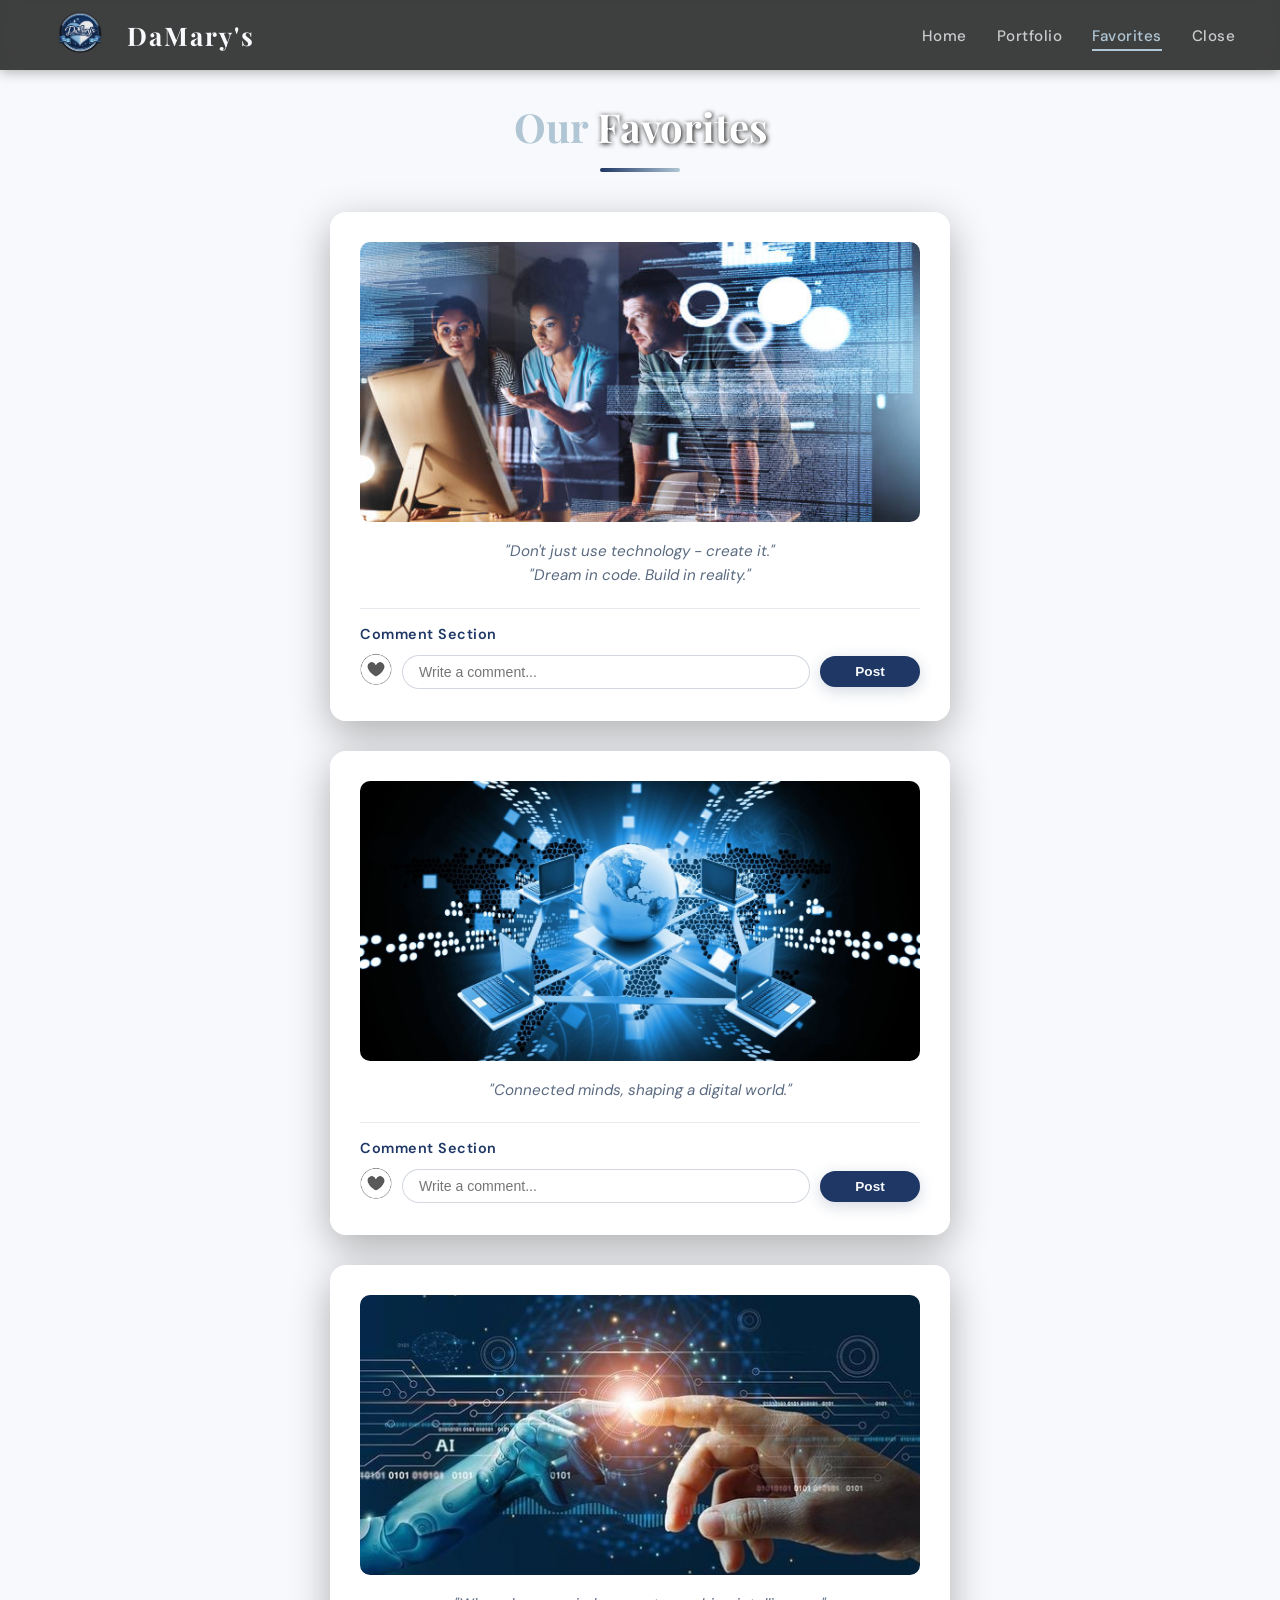
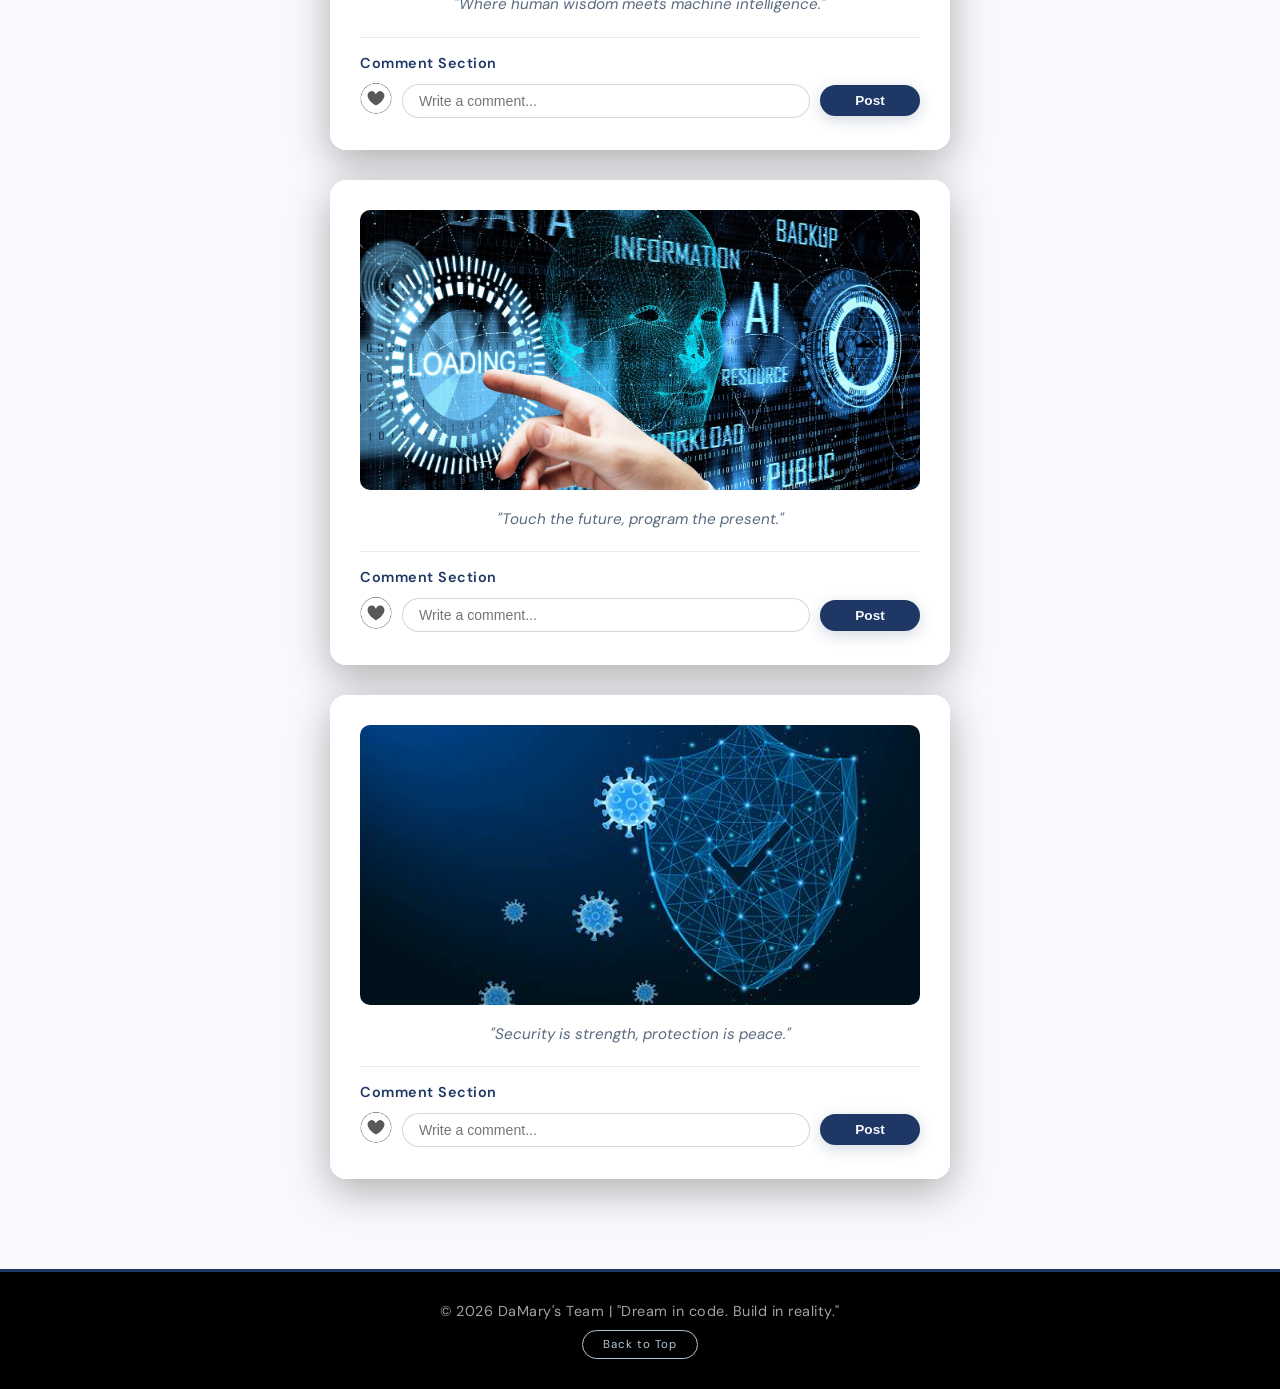
<file: MIDTERM-PROJECT-INTEGRATIVE-PROGRAMMING/Favorites.html>
<!DOCTYPE html>
<html lang="en">
<head>
  <meta charset="UTF-8">
  <meta name="viewport" content="width=device-width, initial-scale=1.0">
  <link href="https://fonts.googleapis.com/css2?family=Playfair+Display:wght@700;800&family=DM+Sans:wght@300;400;500;600&display=swap" rel="stylesheet">
  <link rel="icon" href="Images/logo.png" type="png">
  <link rel="stylesheet" href="style.css">
  <title>Favorites</title>
</head>
<body>

  <!-- NAVBAR -->
  <header>
    <nav class="navbar">
      <div class="logo">
        <img src="Images/logo.png" alt="DaMary's Logo" class="logo-img">
        <span>DaMary's</span>
      </div>
      <ul class="nav-links">
        <li><a href="index.html">Home</a></li>
        <li><a href="Portfolio.html">Portfolio</a></li>
        <li><a href="#Favorites" class="active">Favorites</a></li>
        <li><a href="#">Close</a></li>
      </ul>
    </nav>
  </header>

  <!-- VIDEO BACKGROUND -->
  <video autoplay muted loop playsinline class="hero-video">
    <source src="Images/videobg.mp4" type="video/mp4">
  </video>

  <!-- CARDS CONTAINER -->
  <div class="fav-wrapper">
    <div class="fav-header">
      <h2>Our <span class="highlight">Favorites</span></h2>
      <div class="underline"></div>
    </div>

    <div class="container">
      <!-- CARD 1 -->
      <div class="card">
        <div class="artwork">
          <img src="Images/image1.jpg" class="art-img">
          <p class="quote">"Don't just use technology - create it." <br>"Dream in code. Build in reality."</p>
        </div>
        <div class="comments-section">
          <p>Comment Section</p>
          <ul class="comments-list"></ul>
          <div class="comment-input-row">
            <div class="heart1" onclick="toggleLike(this)">
              <img src="Images/heart.png" class="tosmall">
            </div>
            <input type="text" class="comment-input" placeholder="Write a comment...">
            <button onclick="addComment(this)">Post</button>
          </div>
        </div>
      </div>

      <!-- CARD 2 -->
      <div class="card">
        <div class="artwork">
          <img src="Images/image2.jpg" class="art-img">
          <p class="quote">"Connected minds, shaping a digital world."</p>
        </div>
        <div class="comments-section">
          <p>Comment Section</p>
          <ul class="comments-list"></ul>
          <div class="comment-input-row">
            <div class="heart1" onclick="toggleLike(this)">
              <img src="Images/heart.png" class="tosmall">
            </div>
            <input type="text" class="comment-input" placeholder="Write a comment...">
            <button onclick="addComment(this)">Post</button>
          </div>
        </div>
      </div>

      <!-- CARD 3 -->
      <div class="card">
        <div class="artwork">
          <img src="Images/image3.jpg" class="art-img">
          <p class="quote">"Where human wisdom meets machine intelligence."</p>
        </div>
        <div class="comments-section">
          <p>Comment Section</p>
          <ul class="comments-list"></ul>
          <div class="comment-input-row">
            <div class="heart1" onclick="toggleLike(this)">
              <img src="Images/heart.png" class="tosmall">
            </div>
            <input type="text" class="comment-input" placeholder="Write a comment...">
            <button onclick="addComment(this)">Post</button>
          </div>
        </div>
      </div>

      <!-- CARD 4 -->
      <div class="card">
        <div class="artwork">
          <img src="Images/image4.jpg" class="art-img">
          <p class="quote">"Touch the future, program the present."</p>
        </div>
        <div class="comments-section">
          <p>Comment Section</p>
          <ul class="comments-list"></ul>
          <div class="comment-input-row">
            <div class="heart1" onclick="toggleLike(this)">
              <img src="Images/heart.png" class="tosmall">
            </div>
            <input type="text" class="comment-input" placeholder="Write a comment...">
            <button onclick="addComment(this)">Post</button>
          </div>
        </div>
      </div>

      <!-- CARD 5 -->
      <div class="card">
        <div class="artwork">
          <img src="Images/image5.jpg" class="art-img">
          <p class="quote">"Security is strength, protection is peace."</p>
        </div>
        <div class="comments-section">
          <p>Comment Section</p>
          <ul class="comments-list"></ul>
          <div class="comment-input-row">
            <div class="heart1" onclick="toggleLike(this)">
              <img src="Images/heart.png" class="tosmall">
            </div>
            <input type="text" class="comment-input" placeholder="Write a comment...">
            <button onclick="addComment(this)">Post</button>
          </div>
        </div>
      </div>
    </div>
  </div>

  <!-- FOOTER -->
  <footer>
    <p>© 2026 DaMary's Team | "Dream in code. Build in reality."</p>
    <a href="#">Back to Top</a>
  </footer>

  <script src="script.js"></script>
</body>
</html>
</file>
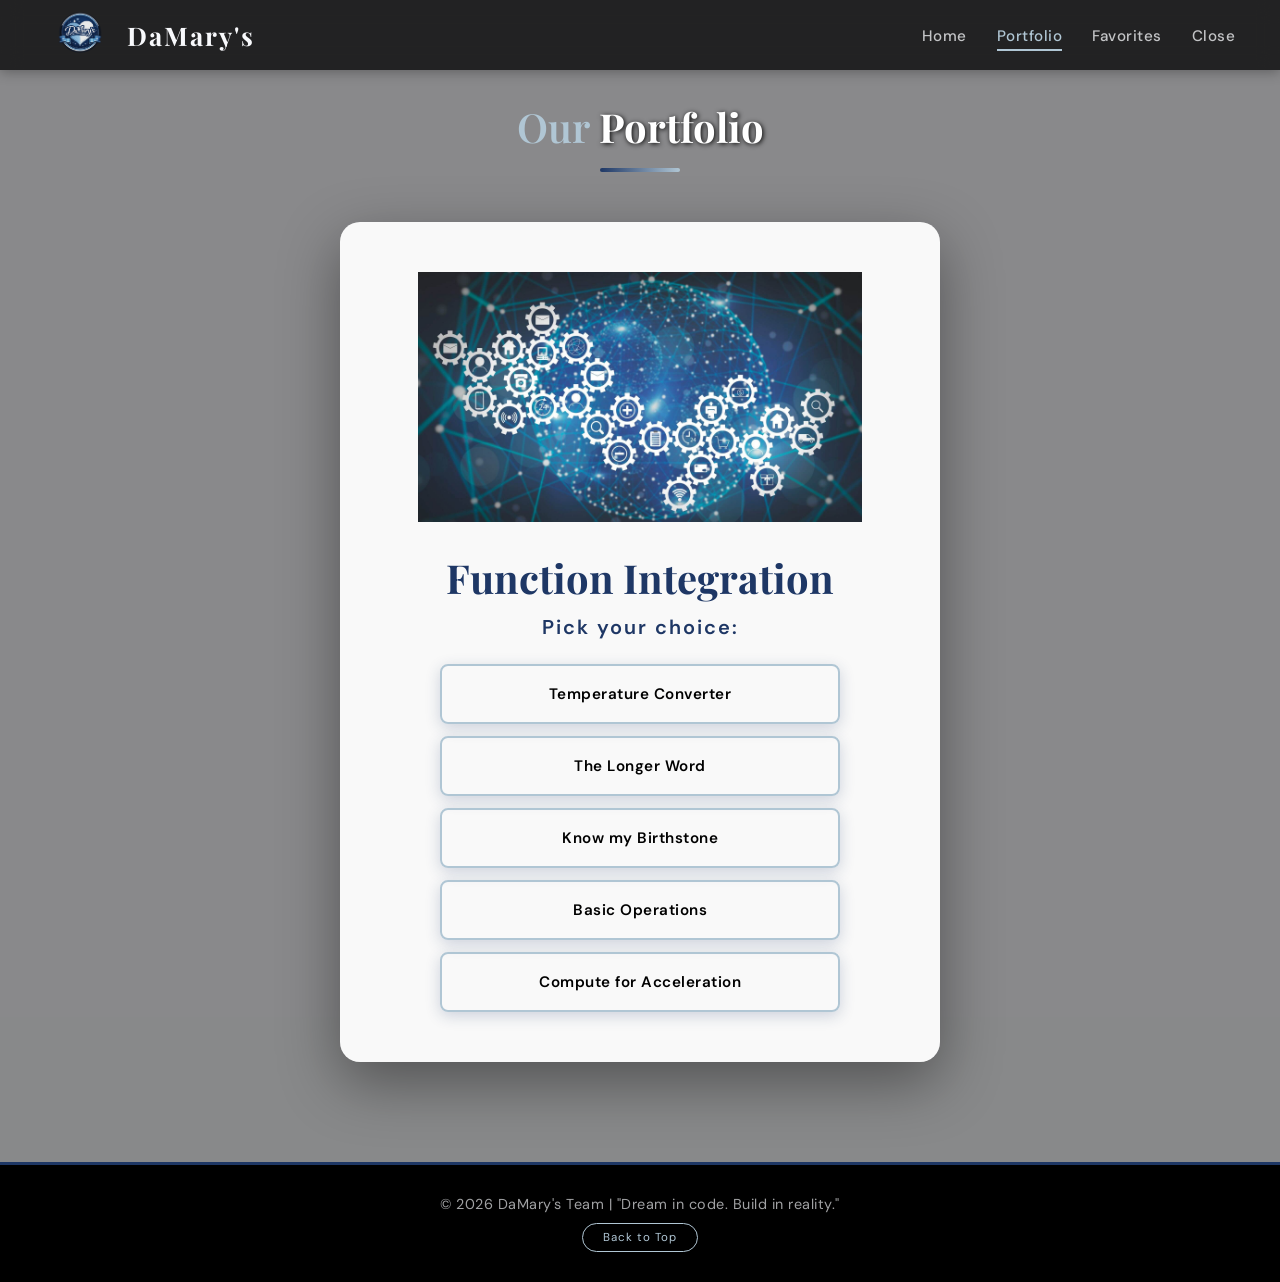
<file: MIDTERM-PROJECT-INTEGRATIVE-PROGRAMMING/Portfolio.html>
<!DOCTYPE html>
<html lang="en">
<head>
    <meta charset="UTF-8">
    <meta name="viewport" content="width=device-width, initial-scale=1.0">
    <link href="https://fonts.googleapis.com/css2?family=Playfair+Display:wght@700;800&family=DM+Sans:wght@300;400;500;600&display=swap" rel="stylesheet">
    <link rel="icon" href="Images/logo.png" type="png">
    <link rel="stylesheet" href="style.css" />
    <title>DaMary's Team</title>
</head>
<body>
    <!-- NAVBAR -->
  <header>
    <nav class="navbar">
      <div class="logo">
        <img src="Images/logo.png" alt="DaMary's Logo" class="logo-img">
        <span>DaMary's</span>
      </div>
      <ul class="nav-links">
        <li><a href="index.html">Home</a></li>
        <li><a href="#Portfolio" class="active">Portfolio</a></li>
        <li><a href="Favorites.html">Favorites</a></li>
        <li><a href="#" onclick="self.close()">Close</a></li>
      </ul>
    </nav>
  </header>

  <section class="portfolio-hero" id="home">
  
  <!-- Video Background -->
  <video autoplay muted loop playsinline class="hero-video">
    <source src="Images/videobg.mp4" type="video/mp4">
  </video>
  
  <div class="video-overlay"></div>
  
  <!-- Game Modal ON TOP of video -->
  <div id="game-option" class="option">
    <div class="section-header">
    <h2>Our <span class="highlight">Portfolio</span></h2>
      <div class="underline"></div>
    </div>
    <div class="game-container">
      <img src="Images/function.jpg" alt="function pic">
      <h1>Function Integration</h1>
      <div class="game-title">
        <h2>Pick your choice:</h2>
      </div>
      <div class="menu">
        <div class="menu-grid">
          <div class="menu-content">
            <button onclick="tempConverter()">Temperature Converter</button>
          </div>
          <div class="menu-content">
            <button onclick="longerWord()">The Longer Word</button>
          </div>
          <div class="menu-content">
            <button onclick="showBirthStone()">Know my Birthstone</button>
          </div>
          <div class="menu-content">
            <button onclick="arithmetic()">Basic Operations</button>
          </div>
          <div class="menu-content">
            <button onclick="computeAcceleration()">Compute for Acceleration</button>
          </div>
        </div>
      </div>
    </div>
  </div>

</section>

<footer>
  <p>© 2026 DaMary's Team | "Dream in code. Build in reality."</p>
  <a href="#">Back to Top</a>
</footer>
    <script src="script.js"></script>
</body>
</html>
</file>
<file: MIDTERM-PROJECT-INTEGRATIVE-PROGRAMMING/style.css>
/*Base*/
* {
  margin: 0;
  padding: 0;
  box-sizing: border-box;
  scroll-behavior: smooth;
}

:root {
  --black:       #000000;
  --regal-blue:  #1E3765;
  --white-lilac: #F8F9FC;
  --pastel-blue: #B0C6D4;
  --white:       #ffffff;
}

body {
  font-family: 'DM Sans', sans-serif; 
  background: var(--white-lilac);
  color: var(--regal-blue);
}

h1, h2, h3 {
  font-family: 'Playfair Display', serif; 
}

/*NAVBAR*/
.navbar {
  display: flex;
  justify-content: space-between;
  align-items: center;
  padding: 5px 45px;
  background: rgba(0, 0, 0, 0.75);
  backdrop-filter: blur(10px);
  -webkit-backdrop-filter: blur(10px);
  color: var(--white-lilac);
  position: fixed;
  top: 0;
  left: 0;
  right: 0;
  z-index: 100;
  box-shadow: 0 2px 12px rgba(0, 0, 0, 0.3);
}

.logo {
  display: flex;
  align-items: center;
  gap: 12px;
}

.logo-img {
  width: 70px;
  height: 60px;
  object-fit: contain;
  border-radius: 50%; 
}

.logo span {
  font-family: 'Playfair Display', serif;
  font-size: 1.6em;
  font-weight: 700;
  color: var(--white-lilac);
  letter-spacing: 2px;
}

.nav-links {
  list-style: none;
  display: flex;
  gap: 30px;
}

.nav-links a {
  text-decoration: none;
  color: rgba(248, 249, 252, 0.75);
  transition: color 0.3s ease;
  font-weight: 500;
  font-size: 0.95em;
  letter-spacing: 0.5px;
}

.nav-links a:hover {
  color: var(--white-lilac);
}

.nav-links a.active {
  color: var(--pastel-blue);
  border-bottom: 2px solid var(--pastel-blue);
  padding-bottom: 3px;
}

/* HERO */
.hero {
  position: relative;
  display: flex;
  align-items: center;
  flex-direction: column;
  justify-content: center;
  min-height: 100vh;
  height: auto;
  padding: 100px 60px 40px;  
  gap: 40px;
  background: url("images/bg.jpg") no-repeat center center/cover;
  color: var(--white-lilac);
}

.hero-content {
  display: flex;
  align-items: center;
  justify-content: space-between;
  gap: 60px;
  max-width: 1200px;
  width: 100%;
  flex: 1;
}

/* HERO LEFT */
.hero-left {
  flex: 1;
  max-width: 520px;
  animation: slideUp 0.8s ease-out;
  color: var(--white-lilac);
}

.pre-title {
  display: block;
  font-size: 0.85em;
  color: var(--pastel-blue);
  letter-spacing: 2px;
  text-transform: uppercase;
  margin-bottom: 12px;
  
}

.hero-left h1 {
  font-size: 3.6em;
  font-weight: 800;
  line-height: 1.2;
  margin-bottom: 20px;
  color: var(--white-lilac);
  letter-spacing: 1px;
}
.hero-left h1 .highlight {
  color: var(--white);
  text-shadow: 3px 3px 15px rgba(176, 198, 212, 0.5);
}

.hero-left p {
  font-size: 1.1em;
  color: rgba(248, 249, 252, 0.75);
  line-height: 1.8;
  margin-bottom: 36px;
}

.highlight{
  color: var(--white);
  font-weight: 700;
  font-size: 1em;
  text-shadow: 1px 1px 5px rgba(0, 0, 0, 1);
}

.team-names {
  font-size: 0.5em;
  color: var(--pastel-blue);
  margin-bottom: 24px;
  font-weight: 500;
}

.tagline {
  font-style: italic;
  font-size: 1em;
  color: var(--pastel-blue);
  margin-top: 5px;
  margin-bottom: 28px;
  opacity: 0.85;
}

/* About Us button */
.about-btn {
  padding: 14px 40px;
  background: var(--white-lilac);
  color: var(--regal-blue);
  border: none;
  border-radius: 30px;
  cursor: pointer;
  font-weight: 700;
  transition: all 0.3s ease;
  box-shadow: 0 4px 20px rgba(0, 0, 0, 0.2);
  letter-spacing: 0.5px;
  align-items: center;
}

.about-btn:hover {
  background: var(--regal-blue);
  color: var(--white);
  transform: translateY(-3px);
  box-shadow: 0 8px 24px rgba(0, 0, 0, 0.25);
}

/* HERO RIGHT (CAROUSEL)*/
.hero-right {
  flex: 1;
  position: relative;
  margin-top: 20px;
  align-self: center;
  height: 420px;
  max-width: 450px;
  border-radius: 20px;
  overflow: hidden;
  box-shadow:
    0 0 0 2px var(--pastel-blue),
    0 0 30px rgba(176, 198, 212, 0.3),
    0 25px 60px rgba(0, 0, 0, 0.5);
  transition: box-shadow 0.4s ease;
}

.hero-right:hover {
  box-shadow:
    0 0 0 2px var(--white-lilac),
    0 0 50px rgba(176, 198, 212, 0.5),        
    0 25px 60px rgba(0, 0, 0, 0.5);
}

.hero-right img {
  position: absolute;
  top: 0;
  left: 0;
  width: 100%;
  height: 100%;
  object-fit: cover;
  object-position: center top;   
  opacity: 0;
  transition: opacity 1s ease-in-out;
}

.hero-right img.active {
  opacity: 1;
}

.carousel-dots {
  display: flex;
  justify-content: center;
  gap: 8px;
  padding-top: 20px;            
  width: 100%;
  max-width: 1200px;
}

.dot {
  width: 8px;
  height: 8px;
  border-radius: 50%;
  background: rgba(248, 249, 252, 0.35);
  transition: all 0.3s ease;
  cursor: pointer;
}

.dot.active {
  background: var(--pastel-blue);
  width: 24px;                   
  border-radius: 4px;
}

@keyframes slideUp {
  from { opacity: 0; transform: translateY(30px); }
  to   { opacity: 1; transform: translateY(0); }
}

/* PROFILES SECTION */
.profiles {
  margin-top: 5px;
  margin-bottom: 20px;
  text-align: center;
  padding: 100px 20px 80px;
  background: var(--white-lilac);
  color: var(--regal-blue);
}

.section-header {
  margin-bottom: 50px;
}

.section-header h2 {
  font-size: 2.5em;
  font-weight: 600;
  color: var(--pastel-blue);
}

.underline {
  width: 80px;
  height: 4px;
  background: linear-gradient(to right, var(--regal-blue), var(--pastel-blue));
  margin: 15px auto 0;
  border-radius: 2px;
}

/* PROFILE CARDS */
.profile-container {
  display: flex;
  align-items: stretch;
  justify-content: center;
  gap: 30px;
  flex-wrap: wrap;
  max-width: 1200px;
  margin: 0 auto;
}

.profile-card {
  display: flex;
  flex-direction: column;
  justify-content: space-between;
  height: 100%;
  background: var(--white);
  border-radius: 15px;
  padding: 30px 25px;
  width: 280px;
  box-shadow: 0 8px 25px rgba(15, 64, 155, 0.1);
  transition: all 0.3s ease;
  overflow: hidden;
}

.profile-card:hover {
  transform: translateY(-8px);
  border-color: #1E3765;
  border: 2px solid var(--regal-blue);
  box-shadow: 0 16px 40px rgba(9, 77, 203, 0.2);
}

.img-wrapper {
  background: var(--pastel-blue);
  opacity: 0.9;
  width: calc(100% + 50px);
  height: 250px;
  margin: -30px -25px 20px -25px;
  overflow: hidden;
  border-radius: 15px 15px 0 0;
}

.img-wrapper img {
  width: 100%;
  height: 100%;
  object-fit: cover;
  transition: transform 0.4s ease;
  object-position: center top;
}

.profile-card:hover .img-wrapper img {
  transform: scale(1.05);
}

.profile-card h3 {
  font-size: 1.2em;
  font-weight: 700;
  color: var(--regal-blue);
  margin: 10px 0 6px;
}

.role {
  color: var(--pastel-blue);
  font-size: 0.9em;
  margin-bottom: 15px;
}

.member-bio {
  font-size: 0.82em;
  color: #5a6a80;
  line-height: 1.5;
  margin-bottom: 10px;
  font-style: italic;
  justify-content: center;
  align-items: ju;
  padding: 0 10px;
}

.card-footer {
  margin-top: 15px;
}

.badge {
  display: inline-block;
  background: var(--regal-blue);
  color: var(--white-lilac);
  padding: 6px 16px;
  border-radius: 20px;
  font-size: 0.78em;
  font-weight: 600;
  letter-spacing: 0.5px;
}

/* FOOTER  */
footer {
  background: var(--black);
  color: rgba(248, 249, 252, 0.65);
  text-align: center;
  padding: 30px 20px;
  font-size: 0.9em;
  letter-spacing: 0.5px;
  border-top: 3px solid var(--regal-blue);
  display: flex;
  flex-direction: column;
  gap: 10px;
}

footer p {
  color: rgba(248, 249, 252, 0.65);
}

footer a {
  display: inline-block;
  align-self: center;      
  width: auto;             
  padding: 6px 20px;
  border: 1px solid var(--pastel-blue);
  border-radius: 20px;
  color: var(--pastel-blue);
  font-size: 0.8em;
  letter-spacing: 1px;
  text-decoration: none;
  transition: all 0.3s ease;
}

footer a:hover {
  background: var(--pastel-blue);
  color: var(--black);
}

/*RESPONSIVE */
@media (max-width: 768px) {
  .navbar {
    padding: 15px 20px;
  }

  .nav-links {
    gap: 16px;
  }

  .nav-links a {
    font-size: 0.85em;
  }

  .hero {
    padding: 100px 30px 50px;
  }

  .hero-content {
    flex-direction: column;
    text-align: center;
    gap: 30px;
  }

  .hero-left {
    max-width: 100%;
  }

  .hero-right {
    width: 100%;
    max-width: 100%;
    height: 260px;
  }

  .profile-container {
    flex-direction: column;
    align-items: center;
  }

  .profile-card {
    width: 90%;
    max-width: 340px;
  }
}

/* PORTFOLIO PAGE — portfolio.html */

/* HERO VIDEO SECTION */
.portfolio-hero {
  position: relative;
  width: 100%;
  min-height: 100vh;
  display: flex;
  align-items: center;
  justify-content: center;
  overflow: hidden;
  padding-bottom: 0;
}

.hero-video {
  position: absolute;
  top: 0;
  left: 0;
  width: 100%;
  height: 100%;
  object-fit: cover;
  z-index: 0;
}

/* DARK OVERLAY */
.video-overlay {
  position: absolute;
  inset: 0;
  background: rgba(0, 0, 0, 0.45);   
  z-index: 1;
}

/*  GAME / FUNCTION SECTION */
.option {
  position: relative;
  z-index: 2;       
  padding: 60px 20px;
  width: 100%;
  display: flex;
  flex-direction: column;
  justify-content: center;
  align-items: center;
  padding-top: 100px;
  padding-bottom: 60px;
}

.game-container {
  width: 90%;
  max-width: 600px;       
  margin: 0 auto;
  background: rgba(255, 255, 255, 0.95);
  border-radius: 20px;
  padding: 50px 40px;
  box-shadow: 0 20px 60px rgba(0, 0, 0, 0.4);
  backdrop-filter: blur(10px);
  text-align: center;
  margin-bottom: 40px;
}

.game-container img {
  width: 90%;
  max-height: 250px;
  object-fit:contain;
  border-radius: 12px;
  margin-bottom: 24px;
}

.game-container h1 {
  font-family: 'Playfair Display', serif;
  font-size: 2.5em;
  color: var(--regal-blue);
  margin-bottom: 10px;
  text-align: center;
}

/* GAME TITLE */
.game-title h2 {
  font-family: 'DM Sans', sans-serif;
  font-size: 1.25em;
  color: var(--regal-blue);
  font-weight: 600;
  letter-spacing: 2px;
  margin-bottom: 24px;
  text-align: center;
}

.menu-content {
  width: 100%;
}

/* MENU GRID  */
.menu-grid {
  display: flex;
  flex-direction: column;
  align-items: center;
  gap: 12px;
  width: 400px;
  margin: 0 auto;
  justify-content: center;
}

.menu-content button {
  width: 100%;
  max-width: 100%;
  height: 60px;
  padding: 16px;
  border-radius: 8px;        
  background: var(--whilte-lilac);
  color: var(--black);
  font-family: 'DM Sans', sans-serif;
  font-size: 0.95em;
  font-weight: 600;
  border: 2px solid var(--pastel-blue);
  cursor: pointer;
  letter-spacing: 0.5px;
  transition: all 0.3s ease;
  box-shadow: 0 4px 15px rgba(30, 55, 101, 0.2);
}

.menu-content button:hover {
  background: var(--regal-blue);
  color: var(--white);
  transform: translateY(-3px);
  box-shadow: 0 8px 20px rgba(30, 55, 101, 0.3);
}

/* RESPONSIVE — PORTFOLIO */
@media (max-width: 768px) {
  .game-container {
    padding: 30px 20px;
  }

  .game-container h1 {
    font-size: 1.5em;
  }

  .menu-grid {
    grid-template-columns: 1fr; 
  }

  .menu-content:last-child:nth-child(odd) {
    grid-column: 1;
  }
}

/* FAVORITES PAGE — Favorites.html */

/*  VIDEO BACKGROUND (favorites) */
.hero-video {
  position: fixed;
  top: 0;
  left: 0;
  width: 100%;
  height: 100%;
  object-fit: cover;
  z-index: -1;
}

/* FAVORITES WRAPPER */
.fav-wrapper {
  position: relative;
  z-index: 1;
  padding-top: 100px;    
  padding-bottom: 60px;
  min-height: 100vh;
}

/*  FAVORITES HEADER */
.fav-header {
  text-align: center;
  margin-bottom: 40px;
}

.fav-header h2 {
  font-family: 'Playfair Display', serif;
  font-size: 2.5em;
  font-weight: 700;
  color: var(--pastel-blue);
}

/*  CARDS CONTAINER */
.container {
  width: 680px;
  margin: 0 auto;
  padding: 0 30px;
}

/* CARD */
.card {
  background: rgba(255, 255, 255, 0.95);
  border: none;
  padding: 30px;
  margin-bottom: 30px;
  border-radius: 16px;
  box-shadow: 0 12px 40px rgba(0, 0, 0, 0.3);
  backdrop-filter: blur(10px);
  transition: transform 0.3s ease, box-shadow 0.3s ease;
}

.card:hover {
  transform: translateY(-4px);
  box-shadow: 0 20px 50px rgba(0, 0, 0, 0.4);
}

/* ARTWORK  */
.artwork {
  text-align: center;
}

.art-img {
  width: 100%;
  height: 280px;
  object-fit: cover;
  border-radius: 10px;
  border: none;
}

/* QUOTE */
.quote {
  font-style: italic;
  margin-top: 12px;
  font-size: 0.95em;
  color: #5a6a80;
  line-height: 1.6;
}

/*  COMMENT SECTION */
.comments-section {
  margin-top: 20px;
  border-top: 1px solid rgba(30, 55, 101, 0.1);
  padding-top: 16px;
}

.comments-section p {
  font-weight: 600;
  color: var(--regal-blue);
  font-size: 0.9em;
  letter-spacing: 0.5px;
  margin-bottom: 10px;
}

.comments-list {
  list-style: none;
  padding: 0;
  margin: 0 0 10px;
  font-size: 0.88em;
  color: #5a6a80;
}

/* COMMENT INPUT ROW */
.comment-input-row {
  display: flex;
  width: 100%;
  gap: 10px;
  align-items: center;
}

.comment-input {
  flex: 1;
  padding: 8px 16px;
  border-radius: 20px;
  border: 1px solid rgba(30, 55, 101, 0.2);
  font-size: 0.88em;
  outline: none;
  transition: border 0.3s;
}

.comment-input:focus {
  border-color: var(--regal-blue);
}

/* POST BUTTON */
.comment-input-row button {
  padding: 8px 20px;
  width: 100px;
  background: var(--regal-blue);
  color: var(--white-lilac);
  border: none;
  border-radius: 20px;
  font-size: 0.85em;
  font-weight: 600;
  cursor: pointer;
  transition: all 0.3s ease;
  margin-left: 0;
  box-shadow: 0 4px 15px rgba(30, 55, 101, 0.2);
}

.comment-input-row button:hover {
  background: var(--pastel-blue);
  color: var(--black);
  border: 2px solid var(--regal-blue);
}

/* HEART BUTTON */
.heart1 {
  cursor: pointer;
  transition: transform 0.2s ease;
}

.heart1:hover {
  transform: scale(1.2);
}

.tosmall {
  width: 32px;
  filter: grayscale(100%);
  transition: filter 0.3s ease;
}

.heart1.liked .tosmall {
  filter: grayscale(0%);   
}

/* RESPONSIVE — FAVORITES */
@media (max-width: 768px) {
  .container {
    width: 100%;
    padding: 0 16px;
  }

  .card {
    padding: 20px;
  }

  .art-img {
    height: 200px;
  }

  .fav-header h2 {
    font-size: 1.8em;
  }
}
</file>
